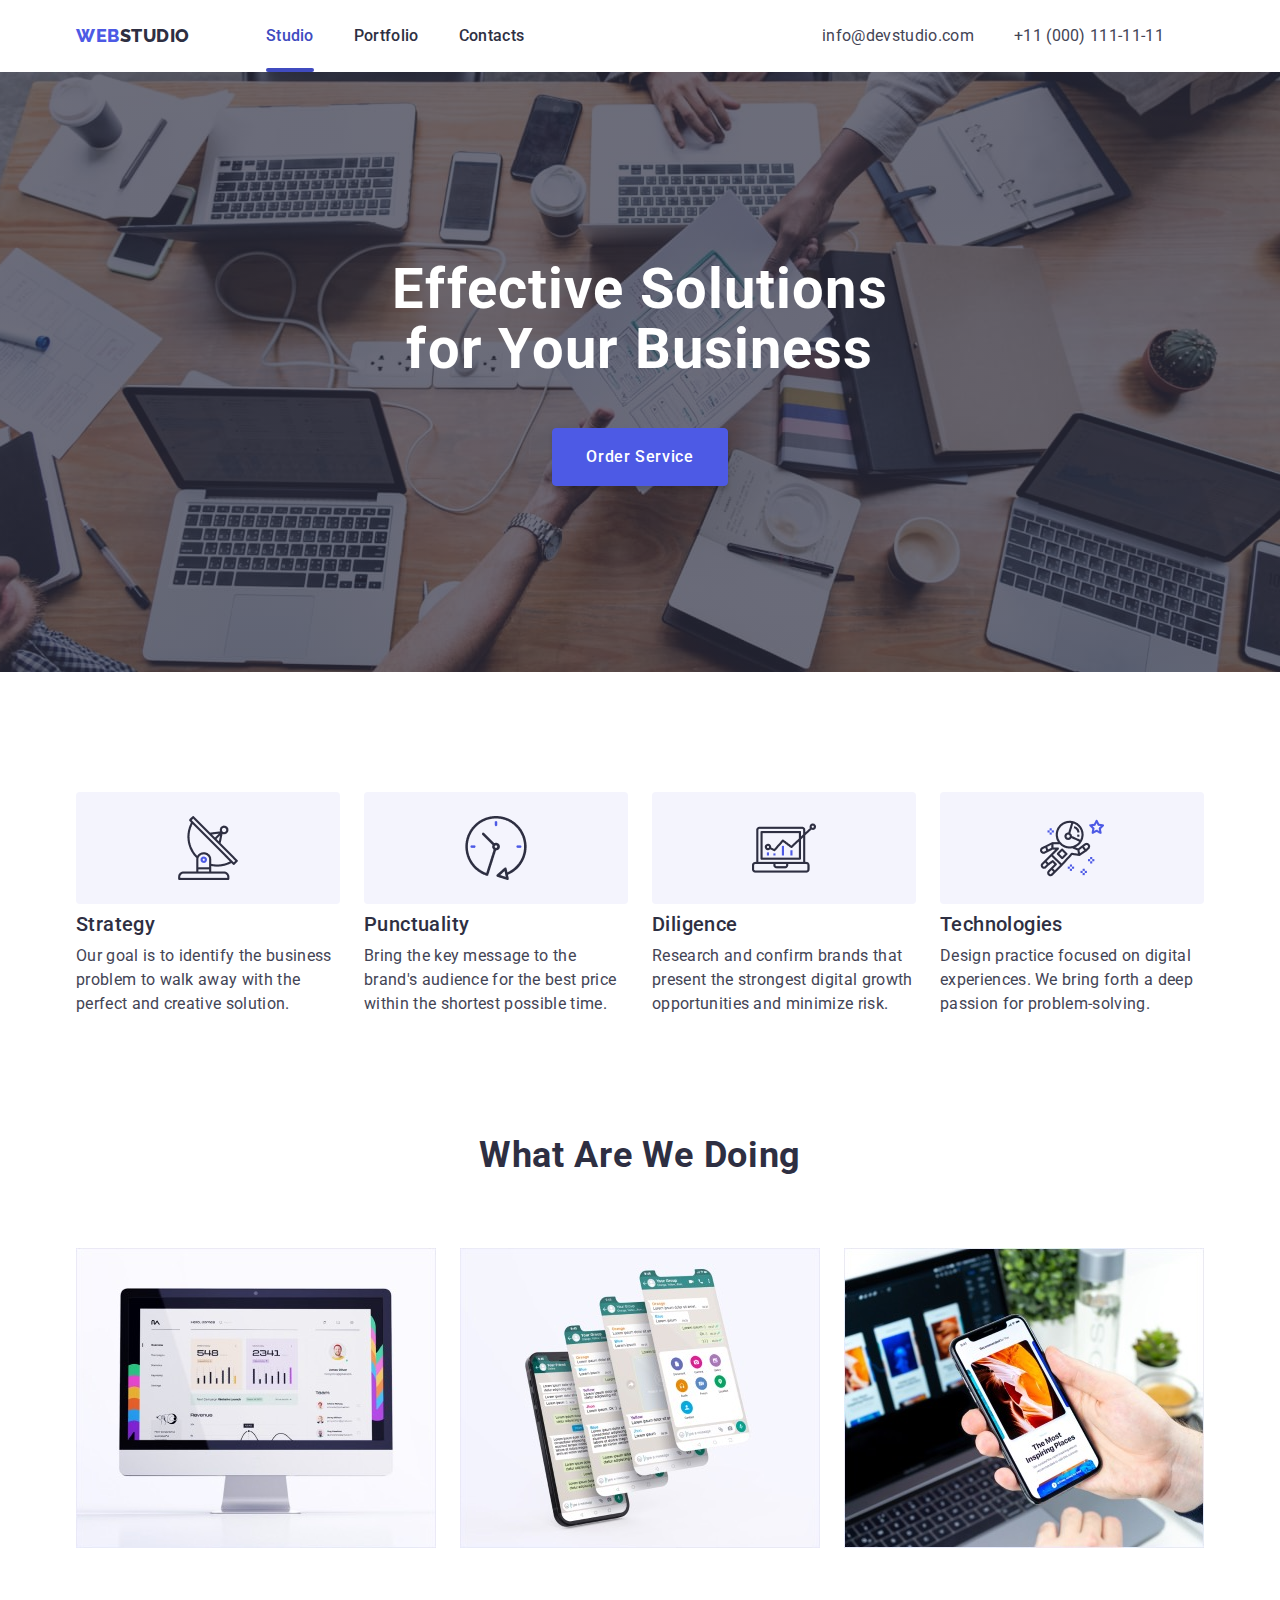
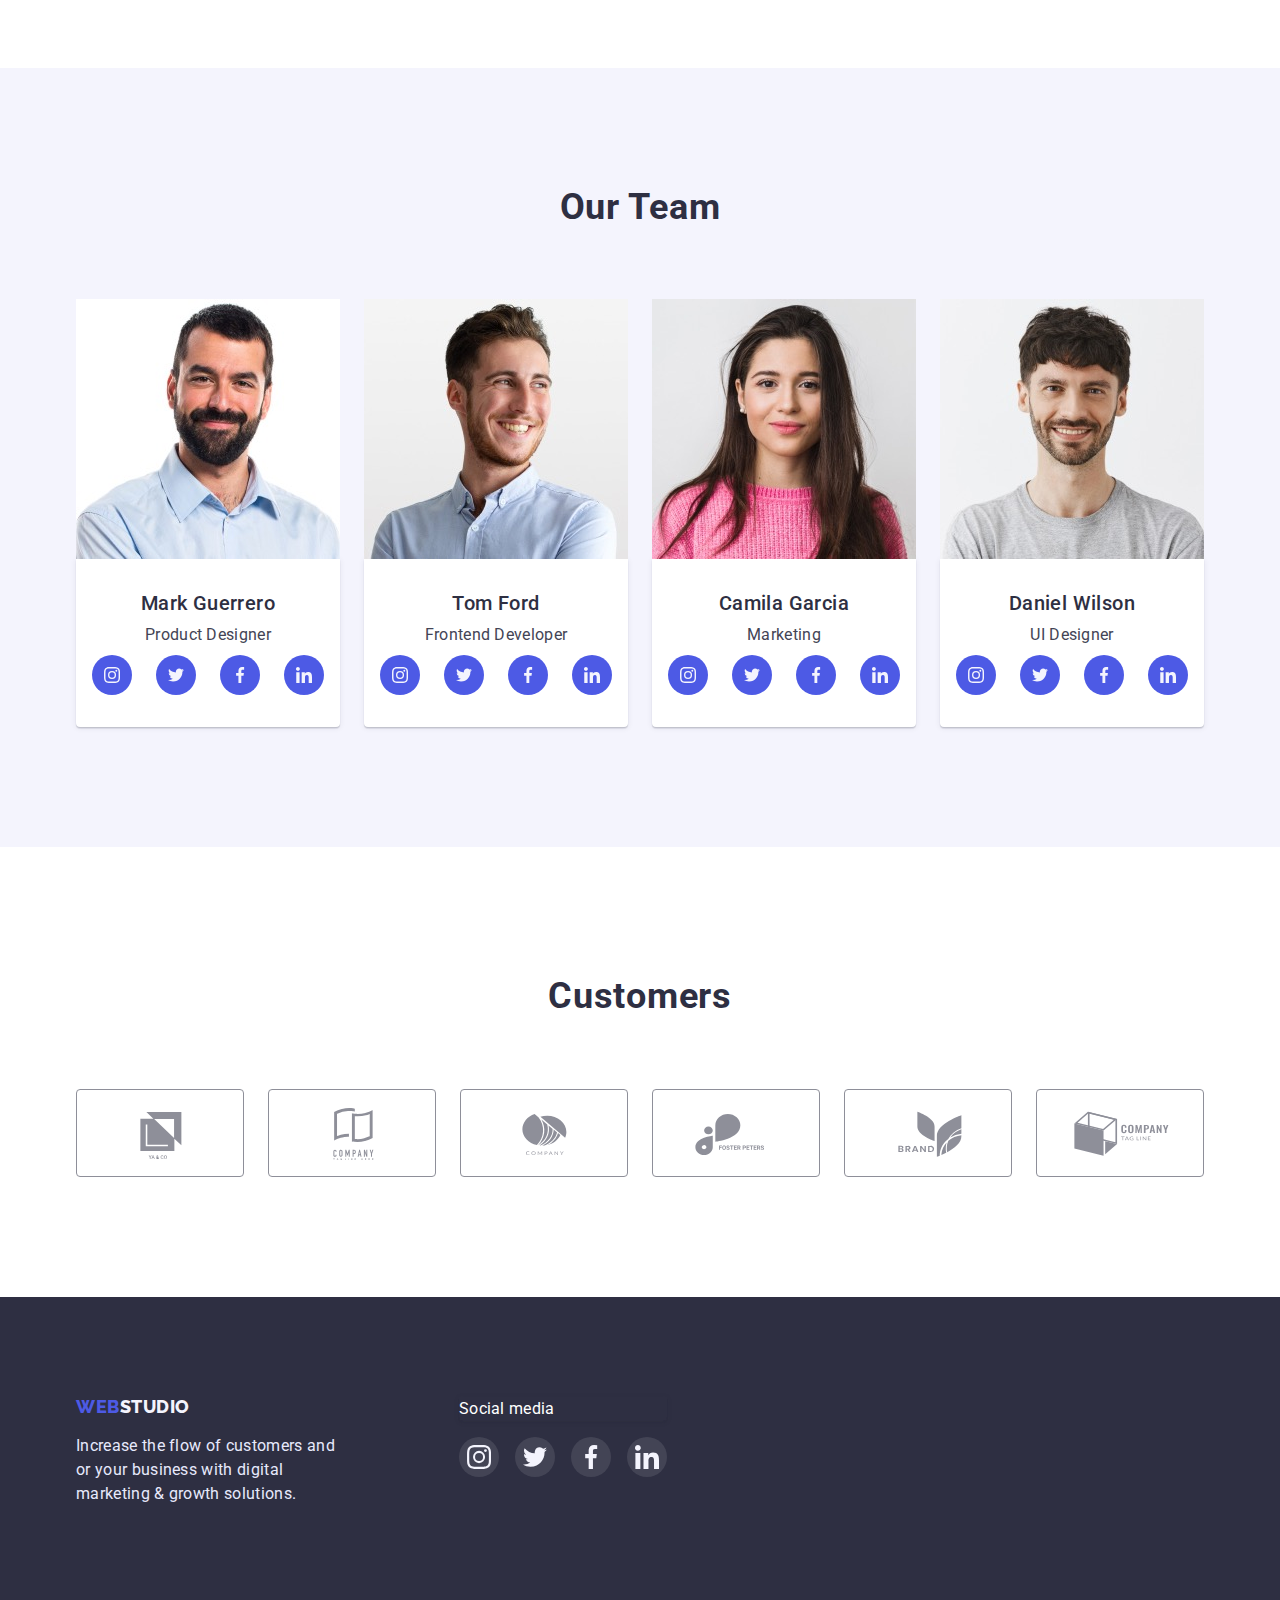
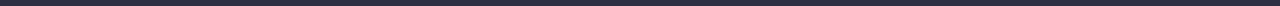
<file: index.html>
<!DOCTYPE html>
<html lang="en">
<head>
    <meta charset="UTF-8">
    <meta http-equiv="X-UA-Compatible" content="IE=edge">
    <meta name="viewport" content="width=device-width, initial-scale=1.0">
    <title>Document</title>
    <link rel="preconnect" href="https://fonts.googleapis.com">
    <link rel="preconnect" href="https://fonts.gstatic.com" crossorigin>
    <link href="https://fonts.googleapis.com/css2?family=Roboto:wght@900&display=swap" rel="stylesheet">
    <link rel="preconnect" href="https://fonts.googleapis.com">
    <link rel="preconnect" href="https://fonts.gstatic.com" crossorigin>
    <link href="https://fonts.googleapis.com/css2?family=Roboto:wght@400;500;700&display=swap" rel="stylesheet">
    <link rel="preconnect" href="https://fonts.googleapis.com">
    <link rel="preconnect" href="https://fonts.gstatic.com" crossorigin>
    <link href="https://fonts.googleapis.com/css2?family=Raleway:wght@800&display=swap" rel="stylesheet">
    <link rel="stylesheet" href="https://cdnjs.cloudflare.com/ajax/libs/modern-normalize/1.1.0/modern-normalize.min.css">
    <link rel="stylesheet" href="./css/styles.css" />
</head>

<body>
    <header>
        <div class="container container-nav">
        <!-- Main page navigation -->
            <nav class="nav">
                <a class="logotype" href="./index.html">WEB<span class="logo-part">STUDIO</span></a>
                <ul>
                    <li class="margin-li"><a class="nav-link current" href="">Studio</a></li>
                    <li class="margin-li"><a class="nav-link" href="./portfolio.html">Portfolio</a></li>
                    <li class="margin-li"><a class="nav-link" href="">Contacts</a></li>
                </ul>
            </nav>
            
            <address class="nav-contacts">
                <ul>
                    <li class="contacts-li"><a class="contacts" href="tel:+110001111111">+11 (000) 111-11-11</a></li>
                    <li class="contacts-li"><a class="contacts" href="mailto:info@devstudio.com">info@devstudio.com</a></li>
                </ul>
            </address>
        </div>    
    </header>
    
<!-- Секція - автономний розділ документа. ЗАВЖДИ на 100% ширини екрану. 
    Саме їй задаються паддінги (верхні та нижні), а також фон. -->

    <main>
            <section class="hero-background">
                <div class="container">
                <h1 class="hero-text">Effective Solutions <br class="hyphenation">for Your Business</h1>
                <button class="button-service" type="button" data-modal-open>Order Service</button>
                </div>
            </section>
        
            <section class="why-we">
                <div class="container">
                <h2 class="cover-head">Why We</h2>
                <ul class="offers">
                    <li class="offer-li icon-strategy">
                        <h3 class="offer-head">Strategy</h3>
                        <p>Our goal is to identify the business problem to walk away with the perfect and creative solution.</p>
                    </li>

                    <li class="offer-li icon-punctuality">
                        <h3 class="offer-head">Punctuality</h3>
                        <p>Bring the key message to the brand's audience for the best price within the shortest possible time.</p>
                    </li>

                    <li class="offer-li icon-diligence">
                        <h3 class="offer-head">Diligence</h3>
                        <p>Research and confirm brands that present the strongest digital growth opportunities and minimize risk.
                        </p>
                    </li>

                    <li class="offer-li icon-technologies">
                        <h3 class="offer-head">Technologies</h3>
                        <p>Design practice focused on digital experiences. We bring forth a deep passion for problem-solving.</p>
                    </li>
                </ul>
                </div>
            </section>
       
            <section class="section-header">
                <div class="container">
                <h2 class="section-main">What are we doing</h2>
                <ul>
                    <li class="photo"><img src="./images/rectangle71-3.jpg" alt="Image of desktop computer" width="360" height="300"></li>
                    <li class="photo"><img src="./images/rectangle71-2.jpg" alt="Image of four phones" width="360" height="300"></li>
                    <li class="photo"><img src="./images/rectangle71-4.jpg" alt="A phone in the hand" width="360" height="300"></li>
                </ul>
                </div>
            </section>
        
            <section class="team">
                <div class="container">
                <h2 class="team-header">Our Team</h2>
                <ul class="team-members">
                    <li class="member-item">
                        <img src="./images/img.jpg" alt="Mark Guerrero" width="264" height="260">

                            <div class="team-content">
                                <h3 class="team-heading">Mark Guerrero</h3>
                                <p class="team-text">Product Designer</p>

                                <ul class="social-links">
                                    <li>
                                        <a class="team-button" href="#">
                                            <svg class="team-icon">
                                                <use href="./images/symbol-defs.svg#icon-instagram-2-2">
                                            
                                                </use>
                                            </svg>
                                        </a>
                                    </li>

                                    <li>
                                        <a class="team-button" href="#">
                                            <svg class="team-icon">
                                                <use href="./images/symbol-defs.svg#icon-twitter-1-2">
                                            
                                                </use>
                                            </svg>
                                        </a>
                                    </li>

                                    <li>
                                        <a class="team-button" href="#">
                                            <svg class="team-icon">
                                                <use href="./images/symbol-defs.svg#icon-facebook-1-2">
                                            
                                                </use>
                                            </svg>
                                        </a>
                                    </li>

                                    <li>
                                        <a class="team-button" href="#">
                                            <svg class="team-icon">
                                                <use href="./images/symbol-defs.svg#icon-linkedin-1-2">
                                            
                                                </use>
                                            </svg>
                                        </a>
                                    </li>

                                </ul>
                            </div>
                    </li>

                    <li class="member-item">
                        <img src="./images/img-2.jpg" alt="Tom Ford" width="264" height="260">


                            <div class="team-content">
                                <h3 class="team-heading">Tom Ford</h3>
                                <p class="team-text">Frontend Developer</p>

                                <ul class="social-links">
                                    <li>
                                        <a class="team-button" href="#">
                                            <svg class="team-icon">
                                                <use href="./images/symbol-defs.svg#icon-instagram-2-2">
                                            
                                                </use>
                                            </svg>
                                        </a>
                                    </li>

                                    <li>
                                        <a class="team-button" href="#">
                                            <svg class="team-icon">
                                                <use href="./images/symbol-defs.svg#icon-twitter-1-2">
                                            
                                                </use>
                                            </svg>
                                        </a>
                                    </li>

                                    <li>
                                        <a class="team-button" href="#">
                                            <svg class="team-icon">
                                                <use href="./images/symbol-defs.svg#icon-facebook-1-2">
                                            
                                                </use>
                                            </svg>
                                        </a>
                                    </li>

                                    <li>
                                        <a class="team-button" href="#">
                                            <svg class="team-icon">
                                                <use href="./images/symbol-defs.svg#icon-linkedin-1-2">
                                            
                                                </use>
                                            </svg>
                                        </a>
                                    </li>

                                </ul>
                            </div>
                    </li>

                    <li class="member-item">
                        <img src="./images/img-3.jpg" alt="Camila Garcia" width="264" height="260">

                            <div class="team-content">
                                <h3 class="team-heading">Camila Garcia</h3>
                                <p class="team-text">Marketing</p>

                                <ul class="social-links">
                                    <li>
                                        <a class="team-button" href="#">
                                            <svg class="team-icon">
                                                <use href="./images/symbol-defs.svg#icon-instagram-2-2">
                                            
                                                </use>
                                            </svg>
                                        </a>
                                    </li>

                                    <li>
                                        <a class="team-button" href="#">
                                            <svg class="team-icon">
                                                <use href="./images/symbol-defs.svg#icon-twitter-1-2">
                                            
                                                </use>
                                            </svg>
                                        </a>
                                    </li>

                                    <li>
                                        <a class="team-button" href="#">
                                            <svg class="team-icon">
                                                <use href="./images/symbol-defs.svg#icon-facebook-1-2">
                                            
                                                </use>
                                            </svg>
                                        </a>
                                    </li>

                                    <li>
                                        <a class="team-button" href="#">
                                            <svg class="team-icon">
                                                <use href="./images/symbol-defs.svg#icon-linkedin-1-2">
                                            
                                                </use>
                                            </svg>
                                        </a>
                                    </li>
                                </ul>
                            </div>
    
                    </li>

                    <li class="member-item">
                        <img src="./images/img-4.jpg" alt="Daniel Wilson" width="264" height="260">

                            <div class="team-content">
                                <h3 class="team-heading">Daniel Wilson</h3>
                                <p class="team-text">UI Designer</p>

                                <ul class="social-links">
                                    <li>
                                        <a class="team-button" href="#">
                                            <svg class="team-icon">
                                                <use href="./images/symbol-defs.svg#icon-instagram-2-2">

                                                </use>
                                            </svg>
                                        </a>
                                    </li>

                                    <li>
                                        <a class="team-button" href="#">
                                            <svg class="team-icon">
                                                <use href="./images/symbol-defs.svg#icon-twitter-1-2">
                                               
                                                </use>
                                            </svg>
                                        </a>
                                    </li>

                                    <li>
                                        <a class="team-button" href="#">
                                            <svg class="team-icon">
                                                <use href="./images/symbol-defs.svg#icon-facebook-1-2">

                                                </use>
                                            </svg>
                                        </a>
                                    </li>

                                    <li>
                                        <a class="team-button" href="#">
                                            <svg class="team-icon">
                                                <use href="./images/symbol-defs.svg#icon-linkedin-1-2">

                                                </use>
                                            </svg>
                                        </a>
                                    </li>
                                </ul>
                            </div>
                    </li>
                </ul>
                </div>
            </section>

            <section class="customers">
                <div class="container">
                    <h2 class="customers-head">Customers</h2>
                    <ul class="customers-list">
                        <li class="customer-design">
                            <a href="" class="customer-link">
                                <svg class="customer-icon">
                                    <use href=".//images/symbol-defs.svg#icon-Logo-7"></use>
                                </svg>
                            </a>
                        </li>

                        <li class="customer-design">
                            <a href="" class="customer-link">
                                <svg class="customer-icon">
                                    <use href=".//images/symbol-defs.svg#icon-Logo-2-2"></use>
                                </svg>                                
                            </a>                            
                               
                        </li>

                        <li class="customer-design">
                            <a href="" class="customer-link">
                                <svg class="customer-icon">
                                    <use href=".//images/symbol-defs.svg#icon-Logo-3-2"></use>
                                </svg>
                            </a>
                            
                        </li>

                        <li class="customer-design">
                            <a href="" class="customer-link">
                                <svg class="customer-icon">
                                    <use href=".//images/symbol-defs.svg#icon-Logo-4-2"></use>
                                </svg>
                            </a>
                           
                        </li>

                        <li class="customer-design">
                            <a href="" class="customer-link">
                                <svg class="customer-icon">
                                    <use href=".//images/symbol-defs.svg#icon-Logo-5-2"></use>
                                </svg>
                            </a>
                        </li>

                        <li class="customer-design">
                            <a href="" class="customer-link">
                                <svg class="customer-icon">
                                    <use href=".//images/symbol-defs.svg#icon-Logo-6-2"></use>
                                </svg>
                            </a>                            
                        </li>        
                    </ul>

                </div>                
            </section>
    </main>

    <!-- Page footer -->
    <footer class="footer">
        <div class="container container-footer">
            <div>
                <a class="logotype-footer" href="./index.html">Web<span class="part-color">STUDIO</span></a>

                <p class="text-footer">Increase the flow of customers and <br class="footer-hyphen"> or your business with digital
                    <br class="footer-hyphen"> marketing & growth solutions.
                </p>
            </div>

            <div>
                <p class="social-media">Social media</p>
                
                <ul class="footer-buttons">
                    <li>
                        <a href="#" class="links">
                            <svg class="links-icon" width="24px" height="24px">
                                <use href="./images/symbol-defs.svg#icon-instagram-2-2"></use>
                            </svg>
                        </a>
                    </li>
                    
                    <li>
                        <a href="#" class="links">
                            <svg class="links-icon" width="24px" height="24px">
                                <use href="./images/symbol-defs.svg#icon-twitter-1-2"></use>
                            </svg>
                        </a>
                    </li>
                    
                    <li>
                        <a href="#" class="links">
                            <svg class="links-icon" width="24px" height="24px">
                                <use href="./images/symbol-defs.svg#icon-facebook-1-2"></use>
                            </svg>
                        </a>
                    </li>
                    
                    <li>
                        <a href="#" class="links">
                            <svg class="links-icon" width="24px" height="24px">
                                <use href="./images/symbol-defs.svg#icon-linkedin-1-2"></use>
                            </svg>
                        </a>
                    </li>
                </ul>           
            </div>
        </div>

    </footer>

    <div class="backdrop is-hidden" data-modal>
        <div class="modal">
            <button data-modal-close class="button-close" type="button">
                <svg class="modal-icon">
                    <use href="./images/symbol-defs.svg#modal-close"></use>
                </svg>
            </button>
        </div>
    </div>

    <script src="./js/modal.js"></script>

</body>
</html>
</file>
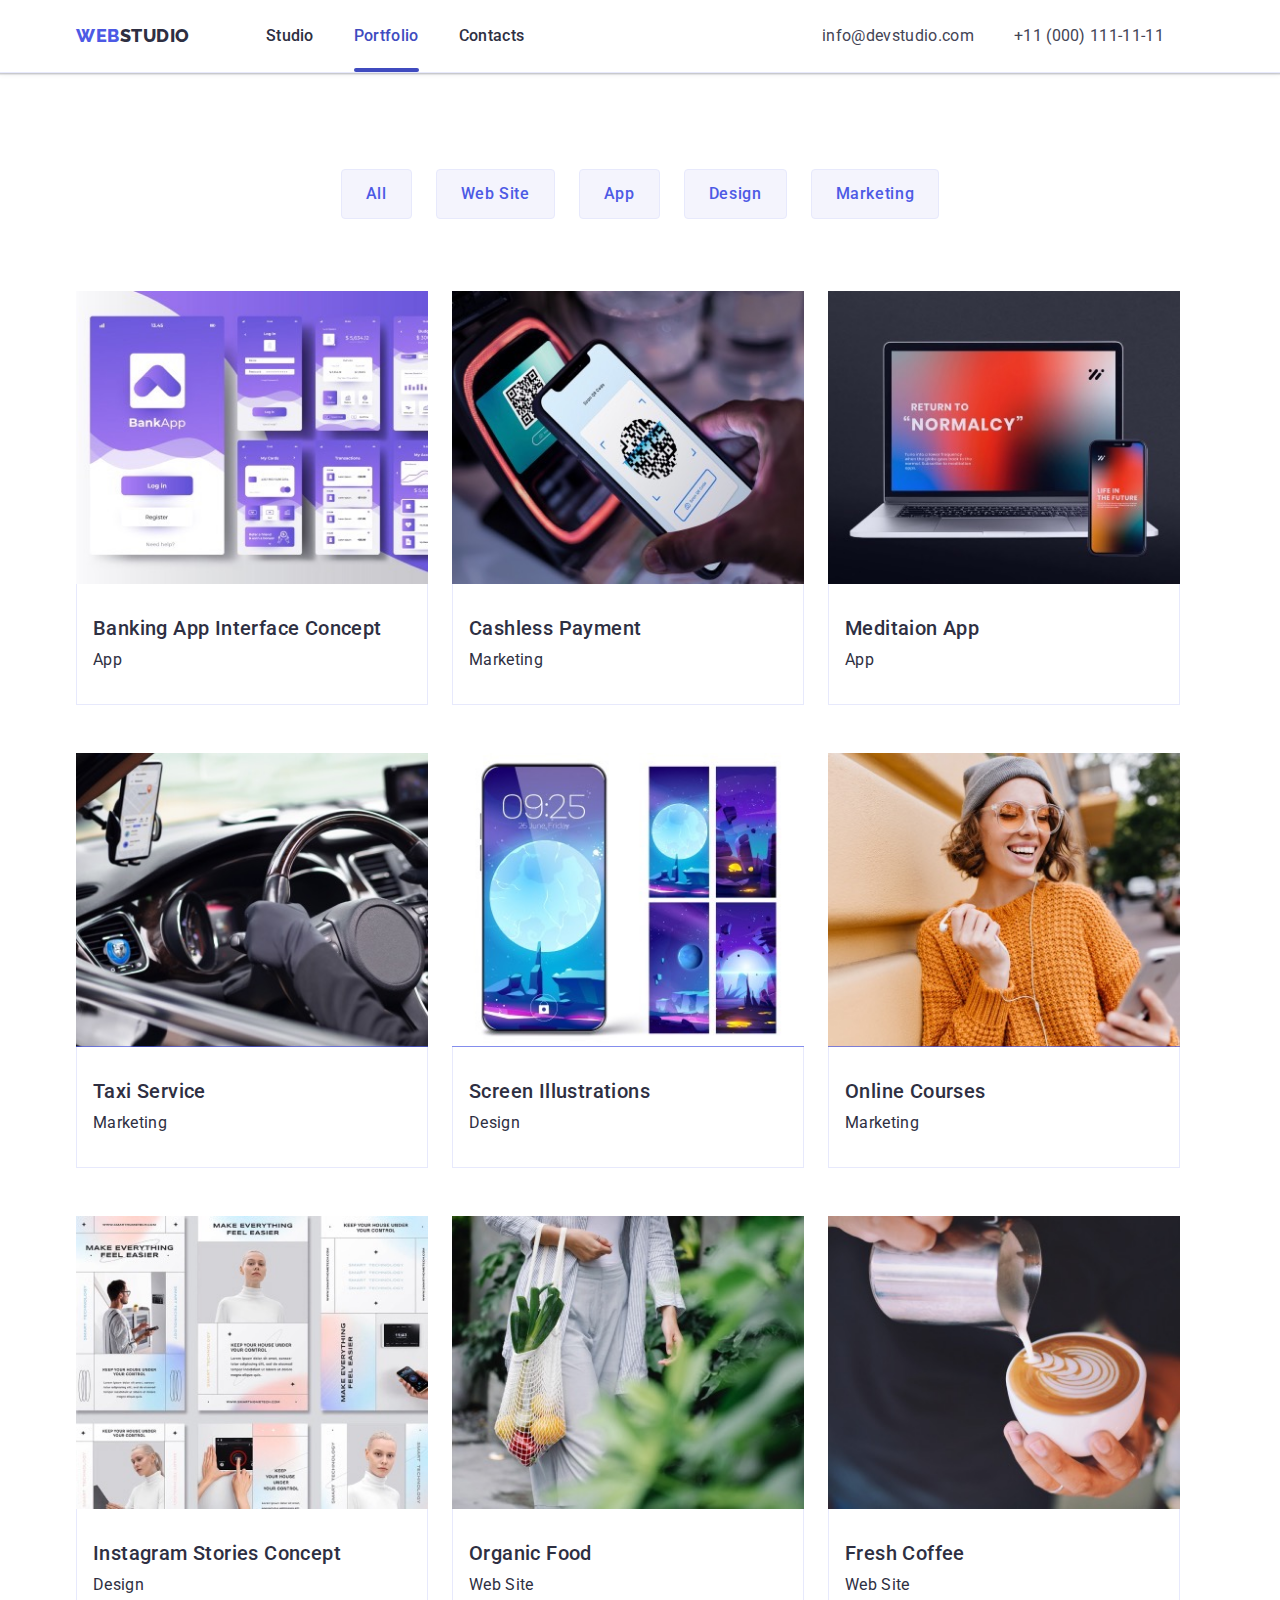
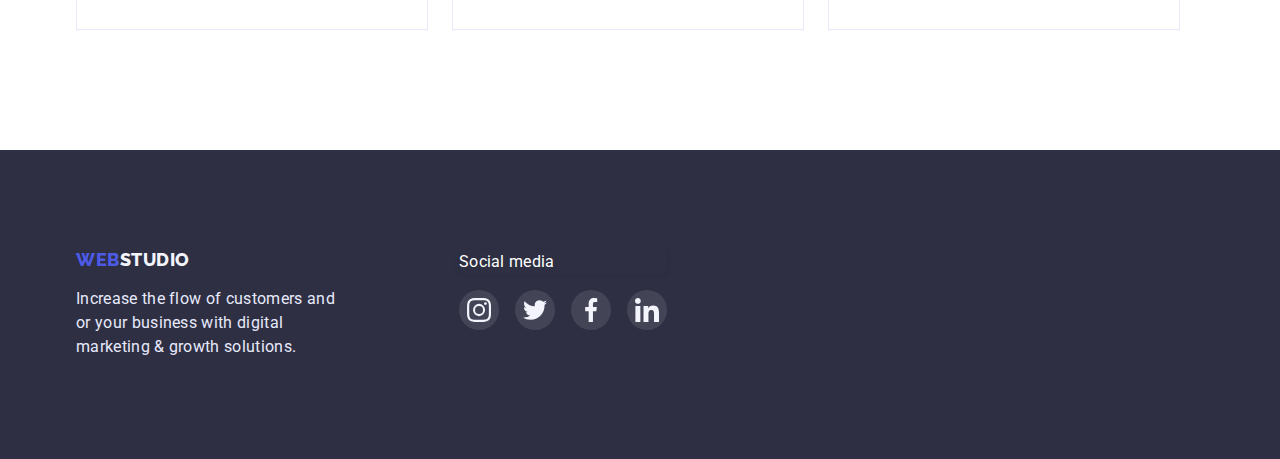
<file: portfolio.html>
<!DOCTYPE html>
<html lang="en">
<head>
    <meta charset="UTF-8">
    <meta http-equiv="X-UA-Compatible" content="IE=edge">
    <meta name="viewport" content="width=device-width, initial-scale=1.0">
    <title>Document</title>
    <link rel="preconnect" href="https://fonts.googleapis.com">
    <link rel="preconnect" href="https://fonts.gstatic.com" crossorigin>
    <link href="https://fonts.googleapis.com/css2?family=Roboto:wght@900&display=swap" rel="stylesheet">
    <link rel="preconnect" href="https://fonts.googleapis.com">
    <link rel="preconnect" href="https://fonts.gstatic.com" crossorigin>
    <link href="https://fonts.googleapis.com/css2?family=Roboto:wght@400;500;700&display=swap" rel="stylesheet">
    <link rel="preconnect" href="https://fonts.googleapis.com">
    <link rel="preconnect" href="https://fonts.gstatic.com" crossorigin>
    <link href="https://fonts.googleapis.com/css2?family=Raleway:wght@800&display=swap" rel="stylesheet">
    <link rel="stylesheet" href="https://cdnjs.cloudflare.com/ajax/libs/modern-normalize/1.1.0/modern-normalize.min.css">
    <link rel="stylesheet" href="./css/styles.css" />
</head>

<body>
    <header class="header-bottom">
        <div class="container container-nav">
                <!-- Portfolio page navigation -->
                <nav class="nav">
                    <a class="logotype" href="./index.html">Web<span class="logo-part">STUDIO</span></a>
                    <ul>
                        <li class="margin-li"><a class="nav-link" href="./index.html">Studio</a></li>
                        <li class="margin-li"><a class="nav-link current" href="./index.html">Portfolio</a></li>
                        <li class="margin-li"><a class="nav-link" href="">Contacts</a></li>
                    </ul>
                </nav>
                
                <address class="nav-contacts">
                    <ul>
                        <li class="contacts-li"><a class="contacts" href="tel:+110001111111">+11 (000) 111-11-11</a></li>
                        <li class="contacts-li"><a class="contacts" href="mailto:info@devstudio.com">info@devstudio.com</a></li>
                    </ul>
                </address>
        </div>
    </header>


<main>
        <section class="portfolio">
            <div class="container">
                <h1>Navigation buttons</h1>
                <ul class="nav-buttons">
                    <li class="button-li"><button type="button" class="button">All</button></li>
                    <li class="button-li"><button type="button" class="button">Web Site</button></li>
                    <li class="button-li"><button type="button" class="button">App</button></li>
                    <li class="button-li"><button type="button" class="button">Design</button></li>
                    <li class="button-li"><button type="button" class="button">Marketing</button></li>
                </ul>
        
            <!-- Service examples -->
        
            <ul class="portfolio-examples">
                <li class="item">
                        <!-- <article class="card"> -->
                        <a class="link-hover" href="./portfolio.html">
                            <div class="card-thumb">
                                <img src="./images/image1.jpg" alt="A layout for a bank app" width="360" height="300">    
                                <!-- <p class="card-text">14 Stylish and User-Friendly App Design Concepts · Task Manager App · Calorie Tracker App · Exotic
                                    Fruit Ecommerce App ·Cloud Storage App</p> -->     
                            
                                <div class="card-change">
                                    <p class="change-text">14 Stylish and User-Friendly App Design Concepts · Task Manager App · Calorie Tracker App · Exotic Fruit Ecommerce App ·
                                    Cloud Storage App</p>
                                </div>
                            </div>

                        <div class="card-content">
                                <h2 class="card-heading">Banking App Interface Concept</h2>
                                <p class="card-text">App</p>
                        </div>
                        </a>
                    <!-- </article> -->
                </li>

                <li class="item">
                    <!-- <article class="card"> -->
                        <a class="link-hover" href="./portfolio.html">
                            <div class="card-thumb">
                                <img src="./images/image2.jpg" alt="QR scanning with a phone" width="360" height="300">

                                <div class="card-change">
                                    <p class="change-text">14 Stylish and User-Friendly App Design Concepts · Task Manager App · Calorie Tracker App · Exotic Fruit
                                        Ecommerce App ·
                                        Cloud Storage App</p>
                                </div>
                            </div>

                        <div class="card-content">
                            <h2 class="card-heading">Cashless Payment</h2>
                            <p class="card-text">Marketing</p>
                        </div>
                        </a>
                    <!-- </article> -->
                </li>

                <li class="item">
                    <!-- <article class="card"> -->
                        <a class="link-hover" href="./portfolio.html">
                            <div class="card-thumb">
                                <img src="./images/image3.jpg" alt="A laptop and a phone" width="360" height="300">

                                <div class="card-change">
                                    <p class="change-text">14 Stylish and User-Friendly App Design Concepts · Task Manager App · Calorie Tracker App · Exotic Fruit
                                        Ecommerce App ·
                                        Cloud Storage App</p>
                                </div>
                            </div>

                        <div class="card-content">
                            <h2 class="card-heading">Meditaion App</h2>
                            <p class="card-text">App</p>
                        </div>
                        </a>
                    <!-- </article> -->
                </li>

                <li class="item">
                    <!-- <article class="card"> -->
                        <a class="link-hover" href="./portfolio.html">
                            <div class="card-thumb">
                                <img src="./images/image4.jpg" alt="A steer of a car" width="360" height="300">

                                <div class="card-change">
                                    <p class="change-text">14 Stylish and User-Friendly App Design Concepts · Task Manager App · Calorie Tracker App · Exotic Fruit
                                        Ecommerce App ·
                                        Cloud Storage App</p>
                                </div>
                            </div>

                        <div class="card-content">
                            <h2 class="card-heading">Taxi Service</h2>
                            <p class="card-text">Marketing</p>
                        </div>
                        </a>
                    <!-- </article> -->
                </li>

                <li class="item">
                    <!-- <article class="card"> -->
                        <a class="link-hover" href="./portfolio.html">
                            <div class="card-thumb">
                                <img src="./images/image5.jpg" alt="Phone wallpapers" width="360" height="300">

                                <div class="card-change">
                                    <p class="change-text">14 Stylish and User-Friendly App Design Concepts · Task Manager App · Calorie Tracker App · Exotic Fruit
                                        Ecommerce App ·
                                        Cloud Storage App</p>
                                </div>
                            </div>

                        <div class="card-content">
                            <h2 class="card-heading">Screen Illustrations</h2>
                            <p class="card-text">Design</p>
                        </div>
                        </a>
                    <!-- </article> -->
                </li>

                <li class="item">
                    <!-- <article class="card"> -->
                        <a class="link-hover" href="./portfolio.html">
                            <div class="card-thumb">
                                <img src="./images/image6.jpg" alt="A woman smiling" width="360" height="300">

                                <div class="card-change">
                                    <p class="change-text">14 Stylish and User-Friendly App Design Concepts · Task Manager App · Calorie Tracker App · Exotic Fruit
                                        Ecommerce App ·
                                        Cloud Storage App</p>
                                </div>
                            </div>
                    
                        <div class="card-content">
                            <h2 class="card-heading">Online Courses</h2>
                            <p class="card-text">Marketing</p>
                        </div>
                        </a>
                    <!-- </article> -->
                </li>

                <li class="item">
                    <!-- <article class="card"> -->
                        <a class="link-hover" href="./portfolio.html">
                            <div class="card-thumb">
                                <img src="./images/image7.jpg" alt="Marketing layout" width="360" height="300">

                                <div class="card-change">
                                    <p class="change-text">14 Stylish and User-Friendly App Design Concepts · Task Manager App · Calorie Tracker App · Exotic Fruit
                                        Ecommerce App ·
                                        Cloud Storage App</p>
                                </div>
                            </div>

                        <div class="card-content">
                            <h2 class="card-heading">Instagram Stories Concept</h2>
                            <p class="card-text">Design</p>
                        </div> 
                        </a>
                    <!-- </article> -->
                </li>

                <li class="item">
                    <!-- <article class="card"> -->
                        <a class="link-hover" href="./portfolio.html">
                            <div class="card-thumb">
                                <img src="./images/image8.jpg" alt="A woman carrying a bag with fruit" width="360" height="300">

                                <div class="card-change">
                                    <p class="change-text">14 Stylish and User-Friendly App Design Concepts · Task Manager App · Calorie Tracker App · Exotic Fruit
                                        Ecommerce App ·
                                        Cloud Storage App</p>
                                </div>
                            </div>

                        <div class="card-content">
                            <h2 class="card-heading">Organic Food</h2>
                            <p class="card-text">Web Site</p>
                        </div>
                        </a>
                    <!-- </article> -->
                </li>

                <li class="item">
                    <!-- <article class="card"> -->
                        <a class="link-hover" href="./portfolio.html">
                            <div class="card-thumb">
                                <img src="./images/image9.jpg" alt="A cup of coffee in hands" width="360" height="300">

                                <div class="card-change">
                                    <p class="change-text">14 Stylish and User-Friendly App Design Concepts · Task Manager App · Calorie Tracker App · Exotic Fruit
                                        Ecommerce App ·
                                        Cloud Storage App</p>
                                </div>
                            </div>
                        
                        <div class="card-content">
                            <h2 class="card-heading">Fresh Coffee</h2>
                            <p class="card-text">Web Site</p>
                        </div>
                        </a>
                    <!-- </article> -->
                </li>

            </ul>
            </div>
        </section>
    
</main> 

    <!-- Page footer -->
    <footer class="footer">
            <div class="container container-footer">
                <div footer-one>
                    <a class="logotype-footer" href="./index.html">Web<span class="part-color">STUDIO</span></a>
            
                    <p class="text-footer">Increase the flow of customers and <br class="footer-hyphen"> or your business with
                        digital
                        <br class="footer-hyphen"> marketing & growth solutions.
                    </p>
                </div>
            
                <div footer-two>
                    <p class="social-media">Social media</p>
            
                    <ul class="footer-buttons">
                        <li>
                            <a href="" class="links">
                                <svg class="links-icon">
                                    <use href="./images/symbol-defs.svg#icon-instagram-2-2"></use>
                                </svg>
                            </a>
                        </li>
            
                        <li>
                            <a href="" class="links">
                                <svg class="links-icon">
                                    <use href="./images/symbol-defs.svg#icon-twitter-1-2"></use>
                                </svg>
                            </a>
                        </li>
            
                        <li>
                            <a href="" class="links">
                                <svg class="links-icon">
                                    <use href="./images/symbol-defs.svg#icon-facebook-1-2"></use>
                                </svg>
                            </a>
                        </li>
            
                        <li>
                            <a href="" class="links">
                                <svg class="links-icon">
                                    <use href="./images/symbol-defs.svg#icon-linkedin-1-2"></use>
                                </svg>
                            </a>
                        </li>
                    </ul>
                </div>
            </div>
    </footer>
</body>
</html>
</file>
<file: css/styles.css>
/* main colors */ /* обов'язково для всіх проектів */
:root {
    --main-background-color: #FFFFFF;
    --body-font-color: #434455;
    --second-font-color: #2E2F42;
    --light-font-color: #E7E9FC; 
    --button-color: #F4F4FD;
    --button-font-color: #4D5AE5;
    --accent-color: #404BBF;
    --second-backgound-color: #E5E5E5;
    --portfolio-examples-gap: 48px;
    --card-shadow: box-shadow: 0px 1px 6px rgba(46, 47, 66, 0.08);
    --timing-function: cubic-bezier(0.4, 0, 0.2, 1);
}

html {
    box-sizing: border-box; /* обов'язково для всіх проектів */
}

*, /* обов'язково для всіх проектів */
*::before, 
*::after {
    box-sizing: border-box;
}

body {
    background-color: var(--main-background-color);
    font-family: 'Roboto', sans-serif;
    color: var(--body-font-color);
    margin: 0; /* обов'язково для всіх проектів */
}

h1, h2, h3, ul, p { /* загальне скидання стилів, для li і p не ставимо, у них їх немає  */
    margin: 0; /* значення ставимо не auto, а 0 */
    padding: 0;
}


/* Допускається скидування марджинів так: 
h1,h2,h3,h4,h5,h6,ul,p {
    margin-top: 0;
    margin-bottom: 0;
}    */

.container {
    margin-left: auto; /* залишити, тоді контейнер буде по центру */
    margin-right: auto; /* залишити, тоді контейнер буде по центру */ 
    /* outline: 2px solid teal; */
    /* margin: 0 auto; альтернатива для відфентрування*/ 
    padding: 0 15px;
    max-width: 1158px; /* залишити */
}

.container-nav { /* вирівнювання хедера */
    width: 1158px;
    display: flex;
    align-items: center;
    justify-content: space-between;

}

.nav-link {
    background-color: var(--main-background-color);
    font-size: 16px;
    color: var(--second-font-color);
    text-decoration: none;
    font-weight: 500;
    line-height: 1.5;
    letter-spacing: 0.02em;

    padding: 24px 0;

    position: relative;

    transition: color 250ms var(--timing-function);
}

.nav-link:hover,
.nav-link:focus {
    color: var(--accent-color);
}

.nav-link.current::after {
    content: ''; /* без content працювати не буде */ 
    width: 100%; /* не задаємо конкретну ширину, щоб розтягувалось залежно від слова */
    height: 4px; 
    background-color: currentColor;
    display: block; 
    border-radius: 2px;

    position: absolute;
    bottom: 0;

    /* opacity: 1; */

}
.current {
    color: var(--accent-color); /* щоб поточна сторінка була іншого кольору, а не як всі*/
}
/* 
.nav-link:hover::after {
    background-color: var(--accent-color);
} */

/* щоб відображалось тільки при ховері */
    /* width: 100%; щоб лінія випливала */


.section-main {
    color: var(--second-font-color);
    font-family: 'Roboto', sans-serif;
    font-size: 36px;
    line-height: 1.1;
    letter-spacing: 0.02em;
    text-transform: capitalize;
    text-align: center;
    margin-bottom: 72px;
}

.customers-head {
    font-size: 36px;
    line-height: 1.1;
    letter-spacing: 0.02em;
    text-transform: capitalize;
    text-align: center;
    color: var(--second-font-color);
    font-family: 'Roboto', sans-serif;
    margin-bottom: 72px;
}

.customers-list {
    list-style: none;
    display: flex;
    justify-content: center;
    gap: 24px;
}

.cover-head {
    position: absolute;
    width: 1px;
    height: 1px;
    margin: -1px;
    border: 0;
    padding: 0;
    white-space: nowrap;
    clip-path: inset(100%);
    clip: rect(0 0 0 0);
    overflow: hidden;
}


.nav ul {
    list-style: none;
    letter-spacing: 0.02em;
    padding: 0; /* для списків, щоб не пробивали хедер */
    margin: 0; /* для списків, щоб не пробивали хедер */
    display: flex;   
}

.nav {  
    display: flex;
    align-items: center;
}

.nav .nav-link {
    display: block;
    padding-top: 24px; /* для ховера */
    padding-bottom: 24px; /* для ховера */
}

.nav-contacts .contacts {
    display: block;
    padding-top: 24px; /* для ховера */
    padding-bottom: 24px; /* для ховера */

}


.nav-contacts ul {
    list-style: none;
    letter-spacing: 0.02em;
    padding: 0; /* для списків, щоб не пробивали хедер */
    margin: 0; /* для списків, щоб не пробивали хедер */
    display: flex;
    flex-direction: row-reverse;
}

.logotype {
    text-decoration: none;
    font-family: 'Raleway', sans-serif;
    color: var(--button-font-color);
    font-size: 18px;
    font-weight: 800;
    line-height: 1.3;
    letter-spacing: 0.03em;
    text-transform: uppercase;
    margin-right: 76px;
   
}

.logo-part {
    color: var(--second-font-color);
    letter-spacing: 0.03em;
}

.contacts {
    color: var(--body-font-color);
    text-decoration: none;
    font-size: 16px;
    font-style: normal;
    line-height: 1.5;

    transition: color 250ms var(--timing-function);
    /* opacity: 1; */
}

.contacts:hover, 
.contacts:focus {
    color: var(--accent-color);

    /* opacity: 1;
    transition: opacity 250ms var(--timing-function); */

} 

.hero-text {
    margin-top: 0; 
    margin-bottom: 48px; /* відстань між заголовком і текстом */
    color: var(--main-background-color);
    font-size: 56px;
    line-height: 1.07;
    letter-spacing: 0.02em;
}

.hyphenation {
    margin-top: 0;
    margin-bottom: 48px;
    color: var(--main-background-color);
    font-size: 56px;
    font-family: 'Roboto', sans-serif;
    line-height: 1.07;
    letter-spacing: 0.02em;
    margin-bottom: 48px;
}


.hero-background { /* розмір контейнеру визначає СЕКЦІЯ задаємо їй падінги */ 
    background-color: var(--second-font-color);
    text-align: center; /*  кнопка і текст відцентрувались посередині контейнера  */
    padding-top: 188px;
    padding-bottom: 188px;
    margin-right: auto;
    margin-left: auto;
}

/* Overlay */
.hero-background {
    max-width: 1440px;
    height: 600px;
    background-image: linear-gradient(
        to right,
         rgba(46, 47, 66, 0.7),
         rgba(46, 47, 66, 0.7)
         ),
         url('../images/people-office.jpg');
    background-position: center;
    background-repeat: no-repeat;
    background-size: cover;
    background-color: var(--second-font-color);
}

.button-service {
    background-color: var(--button-font-color);
    color: var(--main-background-color);
    padding: 16px 33px;
    font-size: 16px;
    line-height: 1.5;
    font-weight: 500;
    cursor: pointer;
    font-family: 'Roboto', sans-serif;
    border-radius: 4px;
    border: 1px solid var(--button-font-color);
    box-shadow: 0px 4px 4px rgba(0, 0, 0, 0.15);
    letter-spacing: 0.04em;

    transition: background-color 250ms var(--timing-function),
    color 250ms var(--timing-function),
    box-shadow 250ms var(--timing-function);
    
}

.button-service:hover,
.button-service:focus {
    background-color: var(--accent-color);
    box-shadow: 0px 4px 4px rgba(0, 0, 0, 0.15);
    color: var(--main-background-color);
}

.button {
    cursor: pointer;
    font-weight: 500;
    font-size: 16px;
    line-height: 1.5;
    color: var(--button-font-color);
    background-color: var(--button-color);
    font-family: 'Roboto', sans-serif;
    border-radius: 4px;
    border: 1px solid var(--light-font-color);
    letter-spacing: 0.04em;
    padding: 12px 24px;

    transition: color 250ms var(--timing-function),
    background-color 250ms var(--timing-function),
    box-shadow 250ms var(--timing-function),
    border 250ms var(--timing-function),
    border-radius 250ms var(--timing-function);
}

.button:hover,
.button:focus {
    background-color: var(--accent-color);
    color: var(--main-background-color);
    border-radius: 4px;
    box-shadow: 0px 3px 1px rgba(0, 0, 0, 0.1), 0px 2px 1px rgba(0, 0, 0, 0.08), 0px 2px 2px rgba(0, 0, 0, 0.12);
}

.nav-buttons {
    display: flex;
    justify-content: center;
}

.portfolio .nav-buttons {
    margin-bottom: 72px;
}

.button-li:not(:last-child) {
    /* width: calc((100% - 4 * 24px) / 5); */
    margin-right: 24px;
}


.offers {
    display: flex;
    margin: 0;
    gap: 24px;
}

.offer-head {
    color: var(--second-font-color);
    font-size: 20px;
    font-weight: 500;
    line-height: 1.2;
    letter-spacing: 0.02em;
    margin: 0;
    padding: 0;
    margin-bottom: 8px;
}

.section-header ul {
    display: flex; 
}

.section-header {
    padding-bottom: 120px;
  
}

.photo {
    width: calc((100% - 2 * 24px) / 3);
}

.section-header .photo:not(:last-child) {
    margin-right: 24px;
}

.offers p {
    color: var(--body-font-color);
    font-size: 16px;
    line-height: 1.5;
    letter-spacing: 0.02em;
    list-style: none;
    margin-top: 0;
}

.offers li {
    list-style: none;
}

.team li {
    list-style: none;
}


.section-header li {
    list-style: none;
}

.team-header {
    font-size: 36px;
    line-height: 1.1;
    letter-spacing: 0.02em;
    text-transform: capitalize;
    color: var(--second-font-color);
    text-align: center;
    margin-top: 0;
    margin-bottom: 72px;
}

.team-text {
    margin-bottom: 8px;
}

.team {
    background-color: var(--button-color);
    padding-top:  120px;
    padding-bottom: 120px;
}

.customers {
    padding-top: 130px;
    padding-bottom: 120px;
}

.team h3 {
    font-weight: 500;
    font-size: 20px;
    line-height: 1.2;
    letter-spacing: 0.02em;
    color: var(--second-font-color);
}

.team p {
    font-size: 16px;
    line-height: 1.5;
    letter-spacing: 0.02em;
    list-style: none;
}

.team img {
    mix-blend-mode: normal;
    list-style: none;
}

.footer {
    padding-top: 100px;
    padding-bottom: 100px;
}

.text-footer {
    margin: 0;
    margin-top: 16px;
    font-size: 16px;
    line-height: 1.5;
    letter-spacing: 0.02em;
    color: var(--light-font-color);
    margin-right: 120px;
}

.footer a {
    color: var(--button-font-color);
    font-family: 'Raleway', sans-serif;
    font-weight: 800;
    font-size: 18px;
    line-height: 1.16;
    letter-spacing: 0.03em;
    text-transform: uppercase;
    text-decoration: none;
}

.footer logo-style {
    font-family: 'Raleway', sans-serif;
    font-weight: 800;
    font-size: 18px;
    line-height: 1.16;
    letter-spacing: 0.03em;
    text-transform: uppercase;
    color: var(--button-color);
}

.portfolio h1 {
    position: absolute;
    width: 1px;
    height: 1px;
    margin: -1px;
    border: 0;
    padding: 0;
    white-space: nowrap;
    clip-path: inset(100%);
    clip: rect(0 0 0 0);
    overflow: hidden;
    color: transparent;
} 


.portfolio ul {
    list-style: none;
}


/* сітка портфоліо */

.portfolio-examples {
    display: flex;
    flex-wrap: wrap;
}

/* сітка портфоліо */
.portfolio-examples > .item {
    width: calc((100% - 3 * 24px) / 3);
}

.portfolio-examples > .item:not(:nth-child(3n)) {
    margin-right: 24px;;
}

.portfolio-examples>.item:not(:nth-last-child(-n+3)) {
    margin-bottom: var(--portfolio-examples-gap);
}

.card {
    background-color: var(--main-background-color);
}

.portfolio {
    padding-top: 96px;
    padding-bottom: 120px;
}



.portfolio-examples ul {
    list-style: none;
}

.portfolio-examples a {
    text-decoration: none;
    color: var(--second-font-color);
}


.portfolio-examples h2 {
    font-weight: 500;
    font-size: 20px;
    line-height: 1.2;
    letter-spacing: 0.02em;
    color: var(--second-font-color);
    margin-bottom: 8px;
    
}

.portfolio-examples p {
    font-size: 16px;
    line-height: 1.5;
    letter-spacing: 0.02em;
}

.footer {
    background-color: var(--second-font-color);
}

.logotype-footer {
    text-decoration: none;
    font-family: 'Raleway', sans-serif;
    color: var(--button-font-color);
    font-size: 18px;
    font-weight: 800;
    line-height: 1.3;
    letter-spacing: 0.03em;
    text-transform: uppercase;
}

.part-color {
    color: var(--button-color);
    letter-spacing: 0.03em;
    margin-right: 269px;
}

img {
    display: block;    
    max-width: 100%;
    height: auto;
}

.team-members {
    /* outline: 1px solid tomato; */
    display: flex;
}

.team-members .member-item:not(:last-child) {
    margin-right: 24px;
}

.member-item {
    width: calc((100% - 3 * 24px) / 4);
}


.team-content {
    /* outline: 1px solid tomato; */
    padding-right: 0px;
    padding-left: 0px;
    padding-top: 32px;
    padding-bottom: 32px;
    text-align: center;
    background-color: var(--main-background-color);
    box-shadow: 0px 1px 6px rgba(46, 47, 66, 0.08), 0px 1px 1px rgba(46, 47, 66, 0.16), 0px 2px 1px rgba(46, 47, 66, 0.08);
    border-radius: 0px 0px 4px 4px;
}

.team-heading {
    margin-bottom: 8px;
}


.footer-hyphen {
    font-size: 16px;
    font-family: 'Roboto', sans-serif;
    color: var(--light-font-color);
}

.nav .margin-li:not(:last-child) {
    margin-right: 40px;
}


/* .nav .margin-li + .margin-li {
    padding-left: 40px;
    padding: 0;
} */

.nav-contacts .contacts-li {
    margin-right: 40px;
}

/* альтернатива поперденьому */
/* .margin-li:last-child { 
    margin-right: 0;
} */ 
/* 
.nav-contacts .margin-li + .margin-li {
    margin-left: 40px;
    padding: auto;
} */


.offer-li {
    flex-basis: calc((100% - 3 * 24px) / 4); 
}


.offers .offers-li:not(:last-child) {
    margin-right: 24px;
}

.nav-contacts > .contacts:not(:first-child)  {
    margin-left: 40px;
    padding: 0;
}

.why-we {
    padding-bottom: 120px;
    padding-top: 120px;
}

.card-content { 
    background-color: var(--main-background-color);
    border: 1px solid #E7E9FC;
    border-top: none;
    padding-left: 16px;
    padding-top: 32px;
    padding-bottom: 32px;
}

.item:hover,
.item:focus {
    box-shadow: 0px 1px 6px rgba(46, 47, 66, 0.08), 0px 1px 1px rgba(46, 47, 66, 0.16), 0px 2px 1px rgba(46, 47, 66, 0.08);
}

.item {
    transition: box-shadow 250ms var(--timing-function);
}


.card-text {
    margin-top: 8px;
}

.header-bottom {
    border-bottom: 1px solid #E7E9FC;
    box-shadow: 0px 2px 1px rgba(46, 47, 66, 0.08), 0px 1px 1px rgba(46, 47, 66, 0.16), 0px 1px 6px rgba(46, 47, 66, 0.08);
}

.offer-li::before {
    display: block;
    content: "";
    height: 112px;
    background-color: var(--button-color); 
    margin-bottom: 8px; 
    background-repeat: no-repeat; 
    background-position: center; 
    border-radius: 4px;
}

.icon-strategy::before {
    background-image: url('../images/antenna.png');
}

.icon-punctuality::before {
    background-image: url('../images/clock.png');
}

.icon-diligence::before {
    background-image: url('../images/diagram.png');
}

.icon-technologies::before {
    background-image: url('../images/astronaut.png');
}

.social-media {
    color: var(--main-background-color);
    font-size: 16px;
    line-height: 1.5;
    font-weight: 500px;
    letter-spacing: 0.02em;
    box-shadow: 0px 1px 6px rgba(46, 47, 66, 0.08), 0px 1px 1px rgba(46, 47, 66, 0.16), 0px 2px 1px rgba(46, 47, 66, 0.08);
    border-radius: 0px 0px 4px 4px;
}


.social-links {
    display: flex;
    list-style: none;
    justify-content: center;
    gap: 24px;    
}

.team-button {
    border-radius: 50px;
    background-color: var(--button-font-color);
    color: var(--button-color); 
    width: 40px;
    height: 40px;
    display: flex;
    align-items: center;
    justify-content: center;

    transition: color 250ms var(--timing-function),
    background-color 250ms var(--timing-function); 
}

.team-button:hover,
.team-button:focus {
    background-color: var(--accent-color);
    color: var(--button-color);
}

.team-icon {
    height: 16px;
    width: 16px;
}

.customer-icon {
    height: 56px;
    width: 104px;
}

.customer-design {
    height: 88px;
    width: calc((100% - 5 * 24px)/6 );
}

.customer-link {
    width: 100%;
    height: 100%;
    display: flex;
    justify-content: center;
    align-items: center;
    border: 1px solid #8E8F99;
    border-radius: 4px; 
    fill: #8E8F99; 

    transition: fill 250ms var(--timing-function),
    border 250ms var(--timing-function),
    border-radius 250ms var(--timing-function);
}

.customer-link:hover,
.customer-link:focus {
    fill: var(--accent-color);
    border: 1px solid var(--accent-color);
}

.container-footer {
    display: flex;
}

.footer-buttons {
    margin-top: 16px;
    display: flex;
    list-style: none;
    gap: 16px;
}

.links {
    height: 40px;
    width: 40px;
    background-color: rgba(255, 255, 255, 0.1);
    color: var(--button-color);
    border-radius: 50px;
    padding: 0;
    display: flex;
    align-items: center;
    justify-content: center;

    transition: background-color 250ms var(--timing-function),
    color 250ms var(--timing-function);
}

.links-icon {
    height: 24px;
    width: 24px;
}

.links:hover,
.links:focus {
    background-color: #31D0AA;
    color: var(--button-color);
}

.backdrop {
    position: fixed;
    top: 0;
    left: 0;
    z-index: 1--;
    width: 100%;
    height: 100%;
    background-color: rgba(46, 47, 66, 0.4);
    padding-top: 88px;

    transition: opacity 500ms var(--timing-function),
    visibility 500ms var(--timing-function);

    /* 1й варіант позиціонування - не рекомендується
    display: flex;
    justify-content: center;
    align-items: center; */
}

.backdrop.is-hidden { /* візуально приховати модалку */ 
    opacity: 0;    
    pointer-events: none; /* додаємо обов'язково, щоб коли модалка прихована, все рівно можна було клацати на інші елементи під нею */
    visibility: hidden;
}

.modal {

    /* центруємо, другий варіант - рекомендується */
    /* спочатку ставимо position, потім геометрію, а потім все інше  */
    
    position: absolute;
    top: 50%;
    left: 50%;
    transform: translate(-50%, -50%);

    min-height: 576px;
    min-width: 408px;
    background-color: #FCFCFC;
}

.button-close {
    display: flex;
    justify-content: center;
    align-items: center;

    height: 24px;
    width: 24px;
    padding: 0;
    border: 0;

    background-color: var(--light-font-color);
    border: 1px solid rgba(0, 0, 0, 0.1);
    border-radius: 50px;

    cursor: pointer;
    position: absolute;
    top: 24px;
    right: 24px;

    transition: background-color 250ms var(--timing-function);
}

.button-close:hover {
    background-color: var(--accent-color);
}

.modal-icon {
    height: 8px;
    width: 8px;
    fill: #000000;

    transition: fill 250ms var(--timing-function);
}

.modal-icon:hover {
    fill: var(--main-background-color);
}

.card-thumb {
    position: relative;
    overflow: hidden;
}

.card-thumb::before {
    content: '';
    width: 100%;
    height: 100%;
    display: inline-block; 
    background-color: var(--button-font-color);
    background-blend-mode: soft-light;
    mix-blend-mode: normal;
    position: absolute;
    opacity: 0;

    transition: opacity 250ms var(--timing-function);
}


.card-change {
    position: absolute;
    top: 0;
    left: 0;
    width: 100%;
    height: 100%;

    padding-top: 40px;
    padding-right: 32px;
    padding-left: 32px;

    color: var(--button-color);
    background-color: var(--button-font-color);
    transform: translateY(100%); /* щоб був ефект появи і зникнення - використовуємо не opacity, а transform і позиціонуємо елементи !!!*/
    transition: 250ms;
}

.item:hover .card-change,
.item:focus .card-change {
    transform: translateY(0%);
}

.card-change p {
    font-size: 16px;
    letter-spacing: 0.02em;
    line-height: 1.5;
}
</file>
